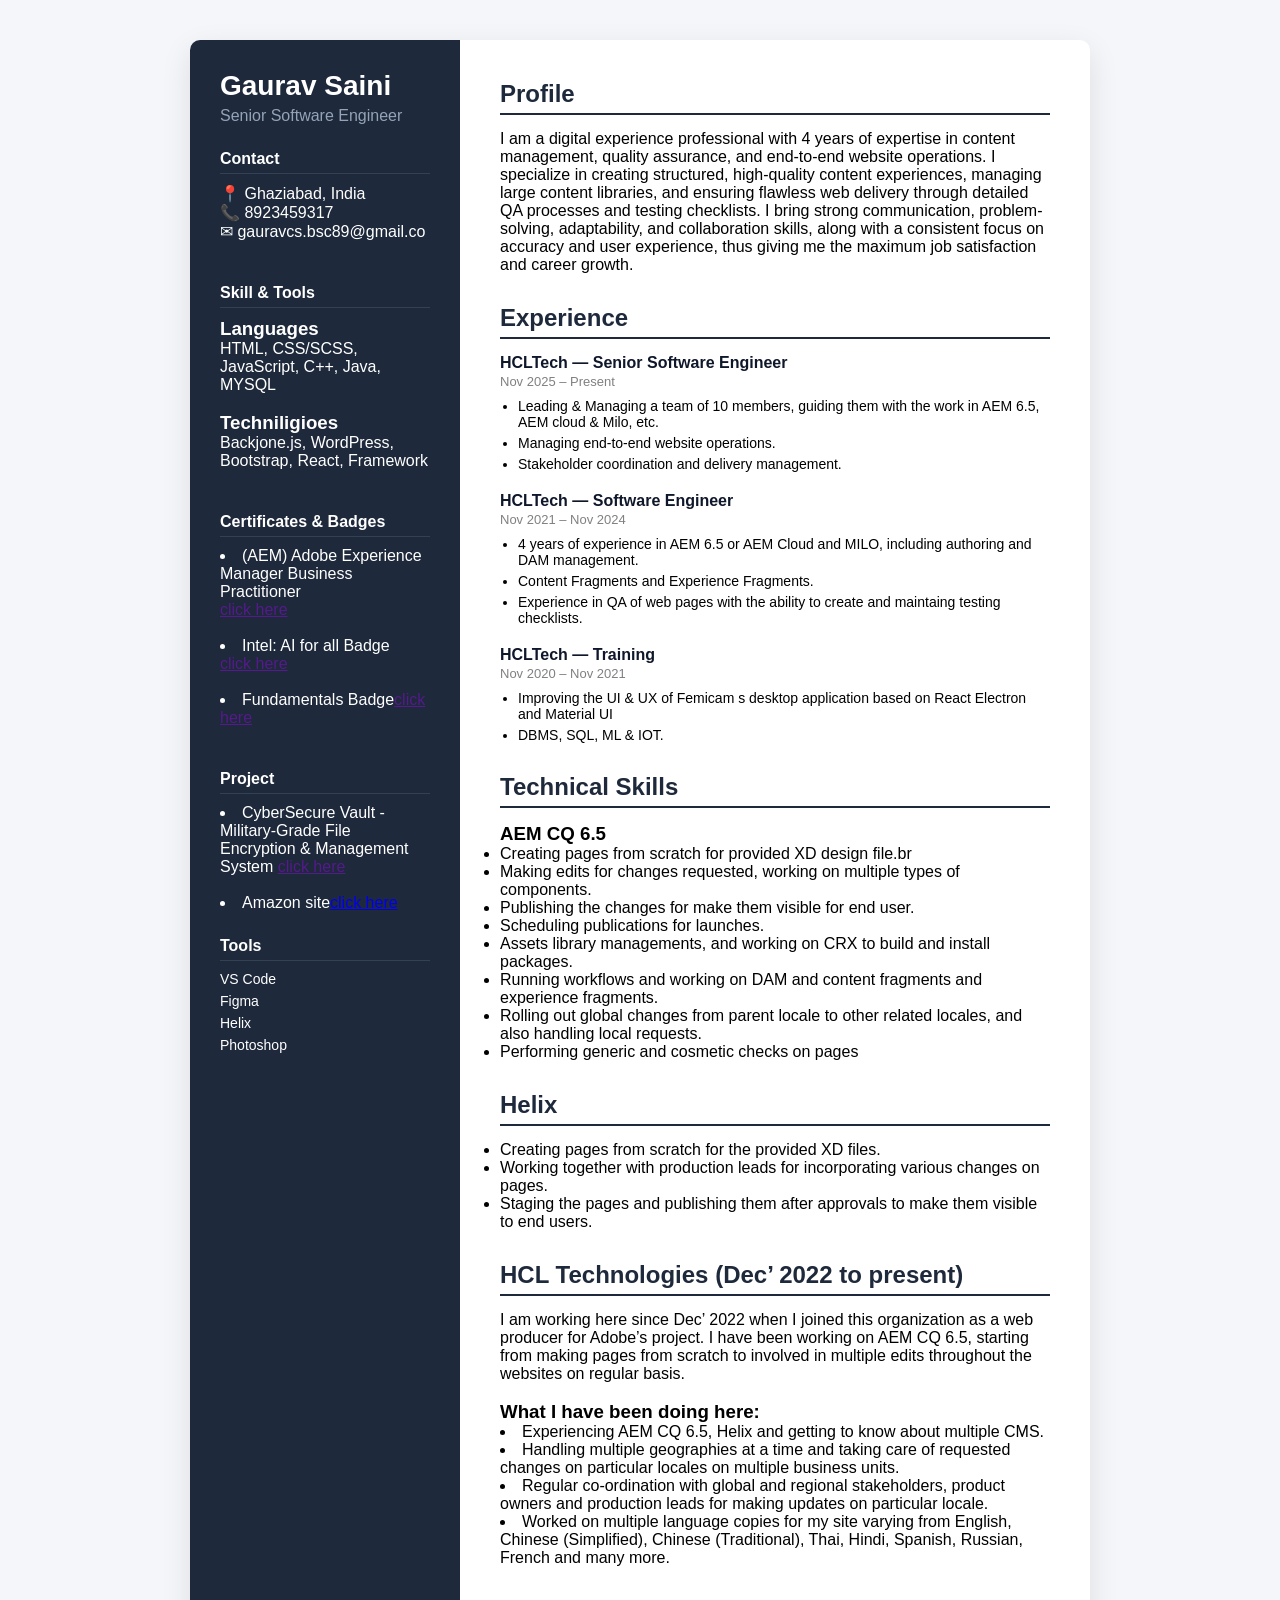
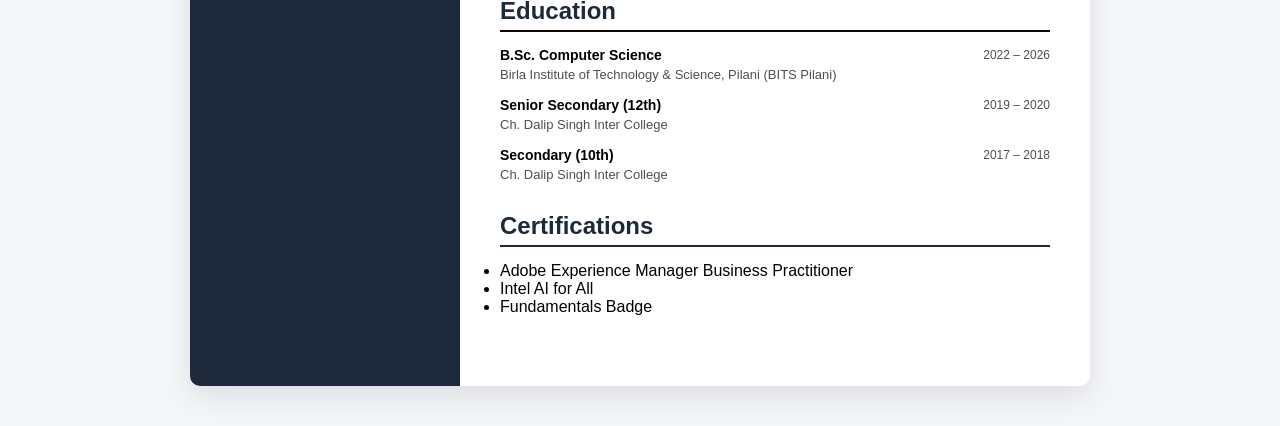
<file: index.html>
<!DOCTYPE html>
<html lang="en">

<head>
    <meta charset="UTF-8">
    <title>Gaurav Saini - Resume</title>
    <link rel="stylesheet" href="resume.css">
</head>

<body>

    <div class="container">

        <!-- Left Sidebar -->
        <aside class="sidebar">
            <h1>Gaurav Saini</h1>
            <p class="role">Senior Software Engineer</p>
            <section>
                <h2>Contact</h2>
                <p>📍 Ghaziabad, India</p>
                <p>📞 8923459317</p>
                <p>✉ gauravcs.bsc89@gmail.co</p>
            </section>
<br>
            <section>
                <div>
                    <h2>Skill & Tools</h2>
                    <h3>Languages</h3>
                    <p>HTML, CSS/SCSS, JavaScript, C++, Java, MYSQL</p><br>
                    <h3>Techniligioes</h3>
                    <p>Backjone.js, WordPress, Bootstrap, React, Framework</p>
                </div>
            </section>
            <br>
            <section>
                <div>
                    <h2>Certificates & Badges</h2>

                    <!-- <hr> -->
                    <li> (AEM) Adobe Experience Manager Business Practitioner</li>
                        <a href="">click here</a></p><br>
                    <li>Intel: AI for all Badge</li>
                        <a href="">click here</a><br><br>
                    </p>
                    <li>Fundamentals Badge<a href="">click here</a></li>
                </div>
            </section><br>
            <section>
                <div>
                    <h2>Project</h2>
                    <li>CyberSecure Vault - Military-Grade File Encryption & Management System <a href="">click
                            here</a></p><br></li>
                   <li>Amazon site<a
                            href="https://automatic-space-succotash-69rvw7566qr434ggw-5505.app.github.dev/Project.html">click
                            here</a></p></li>
                </div>
            </section>

            <section>
                <h2>Tools</h2>
                <ul>
                    <li>VS Code</li>
                    <li>Figma</li>
                    <li>Helix</li>
                    <li>Photoshop</li>
                </ul>
            </section>
        </aside>

        <!-- Right Content -->
        <main class="content">

            <section>
                <h2>Profile</h2>
                <p>
                    I am a digital experience professional with 4 years of expertise in content management, quality
                    assurance, and end-to-end website operations. I specialize in creating structured, high-quality
                    content experiences, managing large content libraries, and ensuring flawless web delivery through
                    detailed QA processes and testing checklists. I bring strong communication, problem-solving,
                    adaptability, and collaboration skills, along with a consistent focus on accuracy and user
                    experience, thus giving me the maximum job satisfaction and career growth.
                </p>
            </section>

            <section>
                <h2>Experience</h2>

                <div class="job">
                    <h3>HCLTech — Senior Software Engineer</h3>
                    <span>Nov 2025 – Present</span>
                    <ul>
                        <li>Leading & Managing a team of 10 members, guiding them with the work in AEM 6.5, AEM cloud &
                            Milo, etc.</li>
                        <li>Managing end-to-end website operations.</li>
                        <li>Stakeholder coordination and delivery management.</li>
                    </ul>
                </div>

                <div class="job">
                    <h3>HCLTech — Software Engineer</h3>
                    <span>Nov 2021 – Nov 2024</span>
                    <ul>
                        <li>4 years of experience in AEM 6.5 or AEM Cloud and MILO, including authoring and DAM
                            management.</li>
                        <li>Content Fragments and Experience Fragments.</li>
                        <li>Experience in QA of web pages with the ability to create and maintaing testing checklists.
                        </li>
                    </ul>
                </div>
                <div class="job">
                    <h3>HCLTech — Training</h3>
                    <span>Nov 2020 – Nov 2021</span>
                    <ul>
                        <li>Improving the UI & UX of Femicam s desktop application based on React Electron and Material
                            UI</li>
                        <li>DBMS, SQL, ML & IOT.</li>
                    </ul>
                </div>

            </section>
            <section>
                <h2> Technical Skills</h2>
                <h3>AEM CQ 6.5</h3>
                <ul>
                    <li>Creating pages from scratch for provided XD design file.br</li>
                    <li>Making edits for changes requested, working on multiple types of components.</li>
                    <li>Publishing the changes for make them visible for end user.</li>
                    <li>Scheduling publications for launches.</li>
                    <li>Assets library managements, and working on CRX to build and install packages.</li>
                    <li>Running workflows and working on DAM and content fragments and experience fragments.</li>
                    <li>Rolling out global changes from parent locale to other related locales, and also handling local
                        requests.</li>
                    <li>Performing generic and cosmetic checks on pages</li>
                </ul>
            </section>

            <section>
                <h2>Helix</h2>
                <ul>
                    <li>Creating pages from scratch for the provided XD files.</li>
                    <li>Working together with production leads for incorporating various changes on pages.</li>
                    <li>Staging the pages and publishing them after approvals to make them visible to end users.</li>
                </ul>
            </section>

            <section>
                <h2>HCL Technologies (Dec’ 2022 to present)</h2>
                <p>I am working here since Dec’ 2022 when I joined this organization as a web producer for Adobe’s
                    project. I have been working on AEM CQ 6.5, starting from making pages from scratch to involved in
                    multiple edits throughout the websites on regular basis.</p>
                <br>
                <h3>What I have been doing here:</h3>

                <li>Experiencing AEM CQ 6.5, Helix and getting to know about multiple CMS.</li>
                <li>Handling multiple geographies at a time and taking care of requested changes on particular locales
                    on multiple business units.</li>
                <li>Regular co-ordination with global and regional stakeholders, product owners and production leads for
                    making updates on particular locale.</li>
                <li>Worked on multiple language copies for my site varying from English, Chinese (Simplified), Chinese
                    (Traditional), Thai, Hindi, Spanish, Russian, French and many more.</li>
            </section>

            
            <section>
              

            <section class="education">
    <h2>Education</h2>

    <div class="edu-item">
        <div class="edu-header">
            <h3>B.Sc. Computer Science</h3>
            <span class="edu-year">2022 – 2026</span>
        </div>
        <p class="edu-school">
            Birla Institute of Technology & Science, Pilani (BITS Pilani)
        </p>
    </div>

    <div class="edu-item">
        <div class="edu-header">
            <h3>Senior Secondary (12th)</h3>
            <span class="edu-year">2019 – 2020</span>
        </div>
        <p class="edu-school">
            Ch. Dalip Singh Inter College
        </p>
    </div>

    <div class="edu-item">
        <div class="edu-header">
            <h3>Secondary (10th)</h3>
            <span class="edu-year">2017 – 2018</span>
        </div>
        <p class="edu-school">
            Ch. Dalip Singh Inter College
        </p>
    </div>

</section>
            
            <section>
                <h2>Certifications</h2>
                <ul>
                    <li>Adobe Experience Manager Business Practitioner</li>
                    <li>Intel AI for All</li>
                    <li>Fundamentals Badge</li>
                </ul>
            </section>

        </main>

    </div>

</body>

</html>
</file>
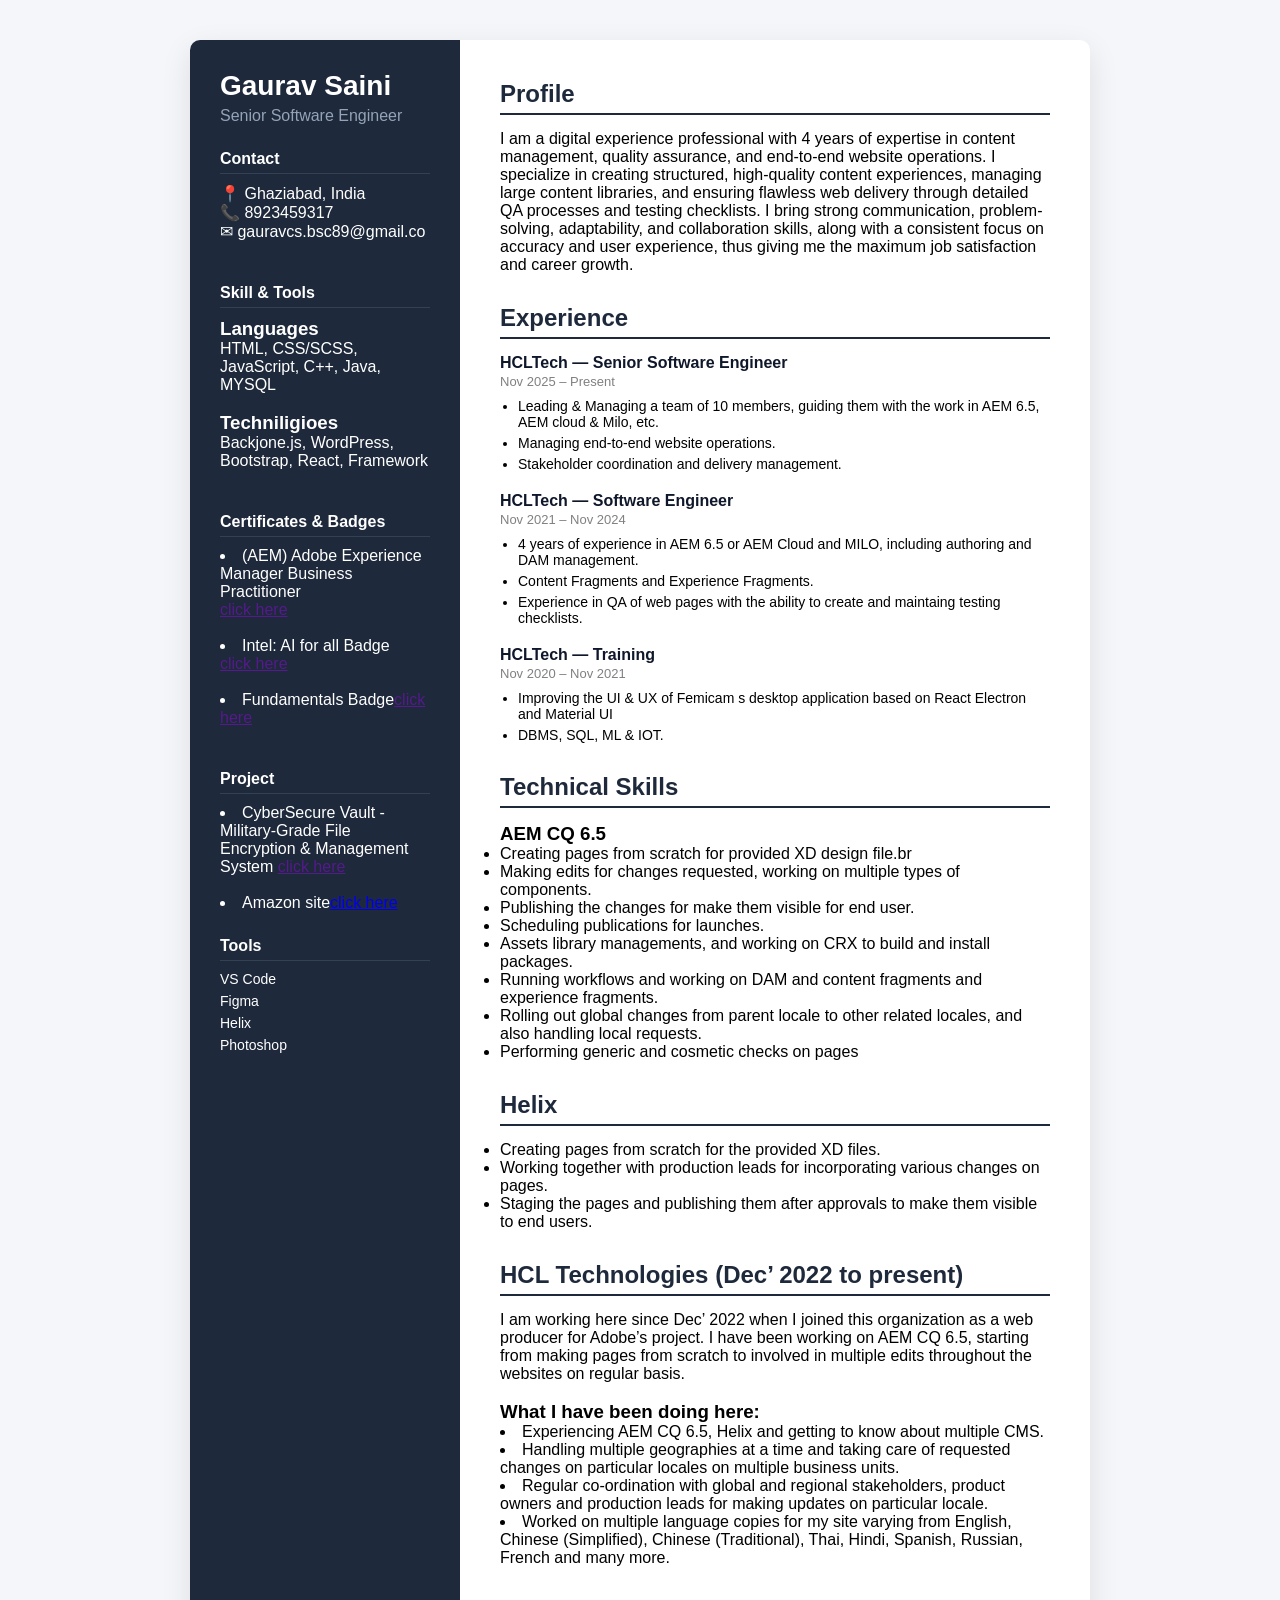
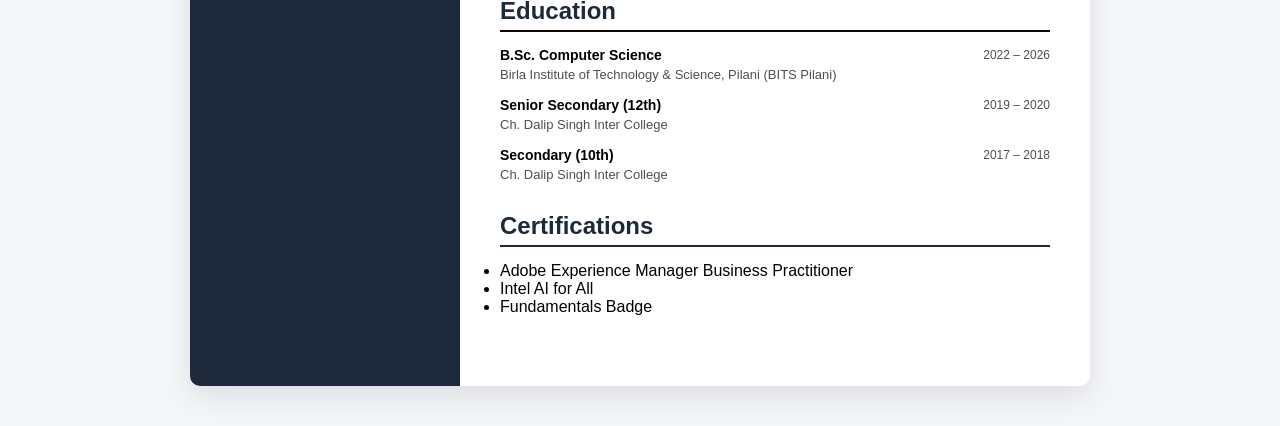
<file: Resume.html>
<!DOCTYPE html>
<html lang="en">

<head>
    <meta charset="UTF-8">
    <title>Gaurav Saini - Resume</title>
    <link rel="stylesheet" href="resume.css">
</head>

<body>

    <div class="container">

        <!-- Left Sidebar -->
        <aside class="sidebar">
            <h1>Gaurav Saini</h1>
            <p class="role">Senior Software Engineer</p>
            <section>
                <h2>Contact</h2>
                <p>📍 Ghaziabad, India</p>
                <p>📞 8923459317</p>
                <p>✉ gauravcs.bsc89@gmail.co</p>
            </section>
<br>
            <section>
                <div>
                    <h2>Skill & Tools</h2>
                    <h3>Languages</h3>
                    <p>HTML, CSS/SCSS, JavaScript, C++, Java, MYSQL</p><br>
                    <h3>Techniligioes</h3>
                    <p>Backjone.js, WordPress, Bootstrap, React, Framework</p>
                </div>
            </section>
            <br>
            <section>
                <div>
                    <h2>Certificates & Badges</h2>

                    <!-- <hr> -->
                    <li> (AEM) Adobe Experience Manager Business Practitioner</li>
                        <a href="">click here</a></p><br>
                    <li>Intel: AI for all Badge</li>
                        <a href="">click here</a><br><br>
                    </p>
                    <li>Fundamentals Badge<a href="">click here</a></li>
                </div>
            </section><br>
            <section>
                <div>
                    <h2>Project</h2>
                    <li>CyberSecure Vault - Military-Grade File Encryption & Management System <a href="">click
                            here</a></p><br></li>
                   <li>Amazon site<a
                            href="https://automatic-space-succotash-69rvw7566qr434ggw-5505.app.github.dev/Project.html">click
                            here</a></p></li>
                </div>
            </section>

            <section>
                <h2>Tools</h2>
                <ul>
                    <li>VS Code</li>
                    <li>Figma</li>
                    <li>Helix</li>
                    <li>Photoshop</li>
                </ul>
            </section>
        </aside>

        <!-- Right Content -->
        <main class="content">

            <section>
                <h2>Profile</h2>
                <p>
                    I am a digital experience professional with 4 years of expertise in content management, quality
                    assurance, and end-to-end website operations. I specialize in creating structured, high-quality
                    content experiences, managing large content libraries, and ensuring flawless web delivery through
                    detailed QA processes and testing checklists. I bring strong communication, problem-solving,
                    adaptability, and collaboration skills, along with a consistent focus on accuracy and user
                    experience, thus giving me the maximum job satisfaction and career growth.
                </p>
            </section>

            <section>
                <h2>Experience</h2>

                <div class="job">
                    <h3>HCLTech — Senior Software Engineer</h3>
                    <span>Nov 2025 – Present</span>
                    <ul>
                        <li>Leading & Managing a team of 10 members, guiding them with the work in AEM 6.5, AEM cloud &
                            Milo, etc.</li>
                        <li>Managing end-to-end website operations.</li>
                        <li>Stakeholder coordination and delivery management.</li>
                    </ul>
                </div>

                <div class="job">
                    <h3>HCLTech — Software Engineer</h3>
                    <span>Nov 2021 – Nov 2024</span>
                    <ul>
                        <li>4 years of experience in AEM 6.5 or AEM Cloud and MILO, including authoring and DAM
                            management.</li>
                        <li>Content Fragments and Experience Fragments.</li>
                        <li>Experience in QA of web pages with the ability to create and maintaing testing checklists.
                        </li>
                    </ul>
                </div>
                <div class="job">
                    <h3>HCLTech — Training</h3>
                    <span>Nov 2020 – Nov 2021</span>
                    <ul>
                        <li>Improving the UI & UX of Femicam s desktop application based on React Electron and Material
                            UI</li>
                        <li>DBMS, SQL, ML & IOT.</li>
                    </ul>
                </div>

            </section>
            <section>
                <h2> Technical Skills</h2>
                <h3>AEM CQ 6.5</h3>
                <ul>
                    <li>Creating pages from scratch for provided XD design file.br</li>
                    <li>Making edits for changes requested, working on multiple types of components.</li>
                    <li>Publishing the changes for make them visible for end user.</li>
                    <li>Scheduling publications for launches.</li>
                    <li>Assets library managements, and working on CRX to build and install packages.</li>
                    <li>Running workflows and working on DAM and content fragments and experience fragments.</li>
                    <li>Rolling out global changes from parent locale to other related locales, and also handling local
                        requests.</li>
                    <li>Performing generic and cosmetic checks on pages</li>
                </ul>
            </section>

            <section>
                <h2>Helix</h2>
                <ul>
                    <li>Creating pages from scratch for the provided XD files.</li>
                    <li>Working together with production leads for incorporating various changes on pages.</li>
                    <li>Staging the pages and publishing them after approvals to make them visible to end users.</li>
                </ul>
            </section>

            <section>
                <h2>HCL Technologies (Dec’ 2022 to present)</h2>
                <p>I am working here since Dec’ 2022 when I joined this organization as a web producer for Adobe’s
                    project. I have been working on AEM CQ 6.5, starting from making pages from scratch to involved in
                    multiple edits throughout the websites on regular basis.</p>
                <br>
                <h3>What I have been doing here:</h3>

                <li>Experiencing AEM CQ 6.5, Helix and getting to know about multiple CMS.</li>
                <li>Handling multiple geographies at a time and taking care of requested changes on particular locales
                    on multiple business units.</li>
                <li>Regular co-ordination with global and regional stakeholders, product owners and production leads for
                    making updates on particular locale.</li>
                <li>Worked on multiple language copies for my site varying from English, Chinese (Simplified), Chinese
                    (Traditional), Thai, Hindi, Spanish, Russian, French and many more.</li>
            </section>

            
            <section>
              

            <section class="education">
    <h2>Education</h2>

    <div class="edu-item">
        <div class="edu-header">
            <h3>B.Sc. Computer Science</h3>
            <span class="edu-year">2022 – 2026</span>
        </div>
        <p class="edu-school">
            Birla Institute of Technology & Science, Pilani (BITS Pilani)
        </p>
    </div>

    <div class="edu-item">
        <div class="edu-header">
            <h3>Senior Secondary (12th)</h3>
            <span class="edu-year">2019 – 2020</span>
        </div>
        <p class="edu-school">
            Ch. Dalip Singh Inter College
        </p>
    </div>

    <div class="edu-item">
        <div class="edu-header">
            <h3>Secondary (10th)</h3>
            <span class="edu-year">2017 – 2018</span>
        </div>
        <p class="edu-school">
            Ch. Dalip Singh Inter College
        </p>
    </div>

</section>
            
            <section>
                <h2>Certifications</h2>
                <ul>
                    <li>Adobe Experience Manager Business Practitioner</li>
                    <li>Intel AI for All</li>
                    <li>Fundamentals Badge</li>
                </ul>
            </section>

        </main>

    </div>

</body>

</html>
</file>
<file: resume.css>
* {
    margin: 0;
    padding: 0;
    box-sizing: border-box;
    font-family: Arial, sans-serif;
}

body {
    background-color: #f4f6f9;
    padding: 40px;
}

.container {
    display: flex;
    max-width: 900px;
    margin: auto;
    background: #fff;
    box-shadow: 0 10px 30px rgba(0,0,0,0.1);
    border-radius: 10px;
    overflow: hidden;
}

/* Sidebar */
.sidebar {
    width: 30%;
    background: #1e293b;
    color: white;
    padding: 30px;
}

.sidebar h1 {
    font-size: 28px;
    margin-bottom: 5px;
}

.role {
    color: #94a3b8;
    margin-bottom: 20px;
}

.sidebar h2 {
    margin-top: 25px;
    margin-bottom: 10px;
    font-size: 16px;
    border-bottom: 1px solid #334155;
    padding-bottom: 5px;
}

.sidebar ul {
    list-style: none;
}

.sidebar ul li {
    margin-bottom: 6px;
    font-size: 14px;
}

/* Main Content */
.content {
    width: 70%;
    padding: 40px;
}

.content h2 {
    margin-bottom: 15px;
    color: #1e293b;
    border-bottom: 2px solid #1e293b;
    padding-bottom: 5px;
}

.content section {
    margin-bottom: 30px;
}

.job {
    margin-bottom: 20px;
}

.job h3 {
    font-size: 16px;
    color: #0f172a;
}

.job span {
    font-size: 13px;
    color: gray;
}

.job ul {
    margin-top: 8px;
    padding-left: 18px;
}

.job ul li {
    margin-bottom: 5px;
    font-size: 14px;
}


 /* Education Section */

.education {
    margin-top: 20px;
}

.education h2 {
    margin-bottom: 15px;
    border-bottom: 2px solid rgba(12, 3, 3, 0.993);
    padding-bottom: 5px;
}

.edu-item {
    margin-bottom: 15px;
}

.edu-header {
    display: flex;
    justify-content: space-between;
    align-items: center;
}

.edu-header h3 {
    font-size: 14px;
    font-weight: 600;
    margin: 0;
}

.edu-year {
    font-size: 12px;
    color: #4e4f50;
}

.edu-school {
    font-size: 13px;
    color: #4e4f50;
    margin-top: 4px;
}
</file>
